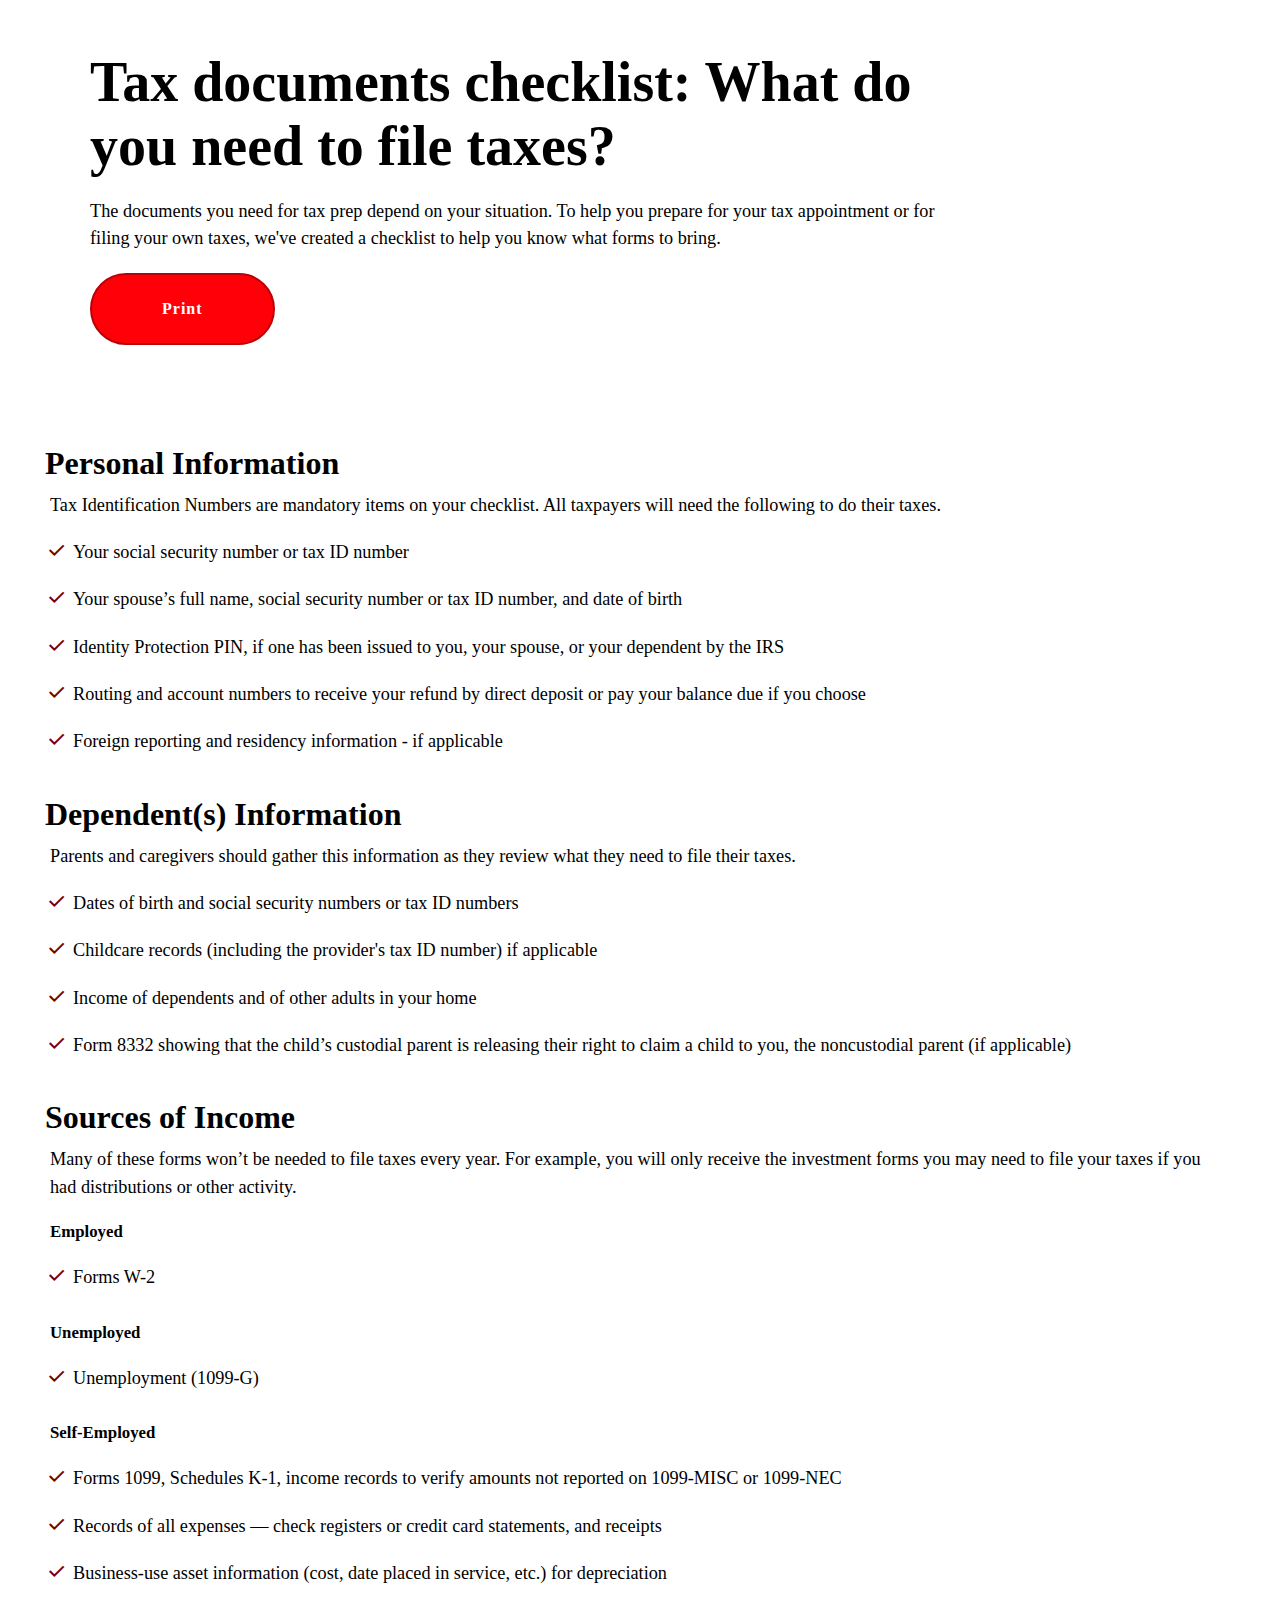
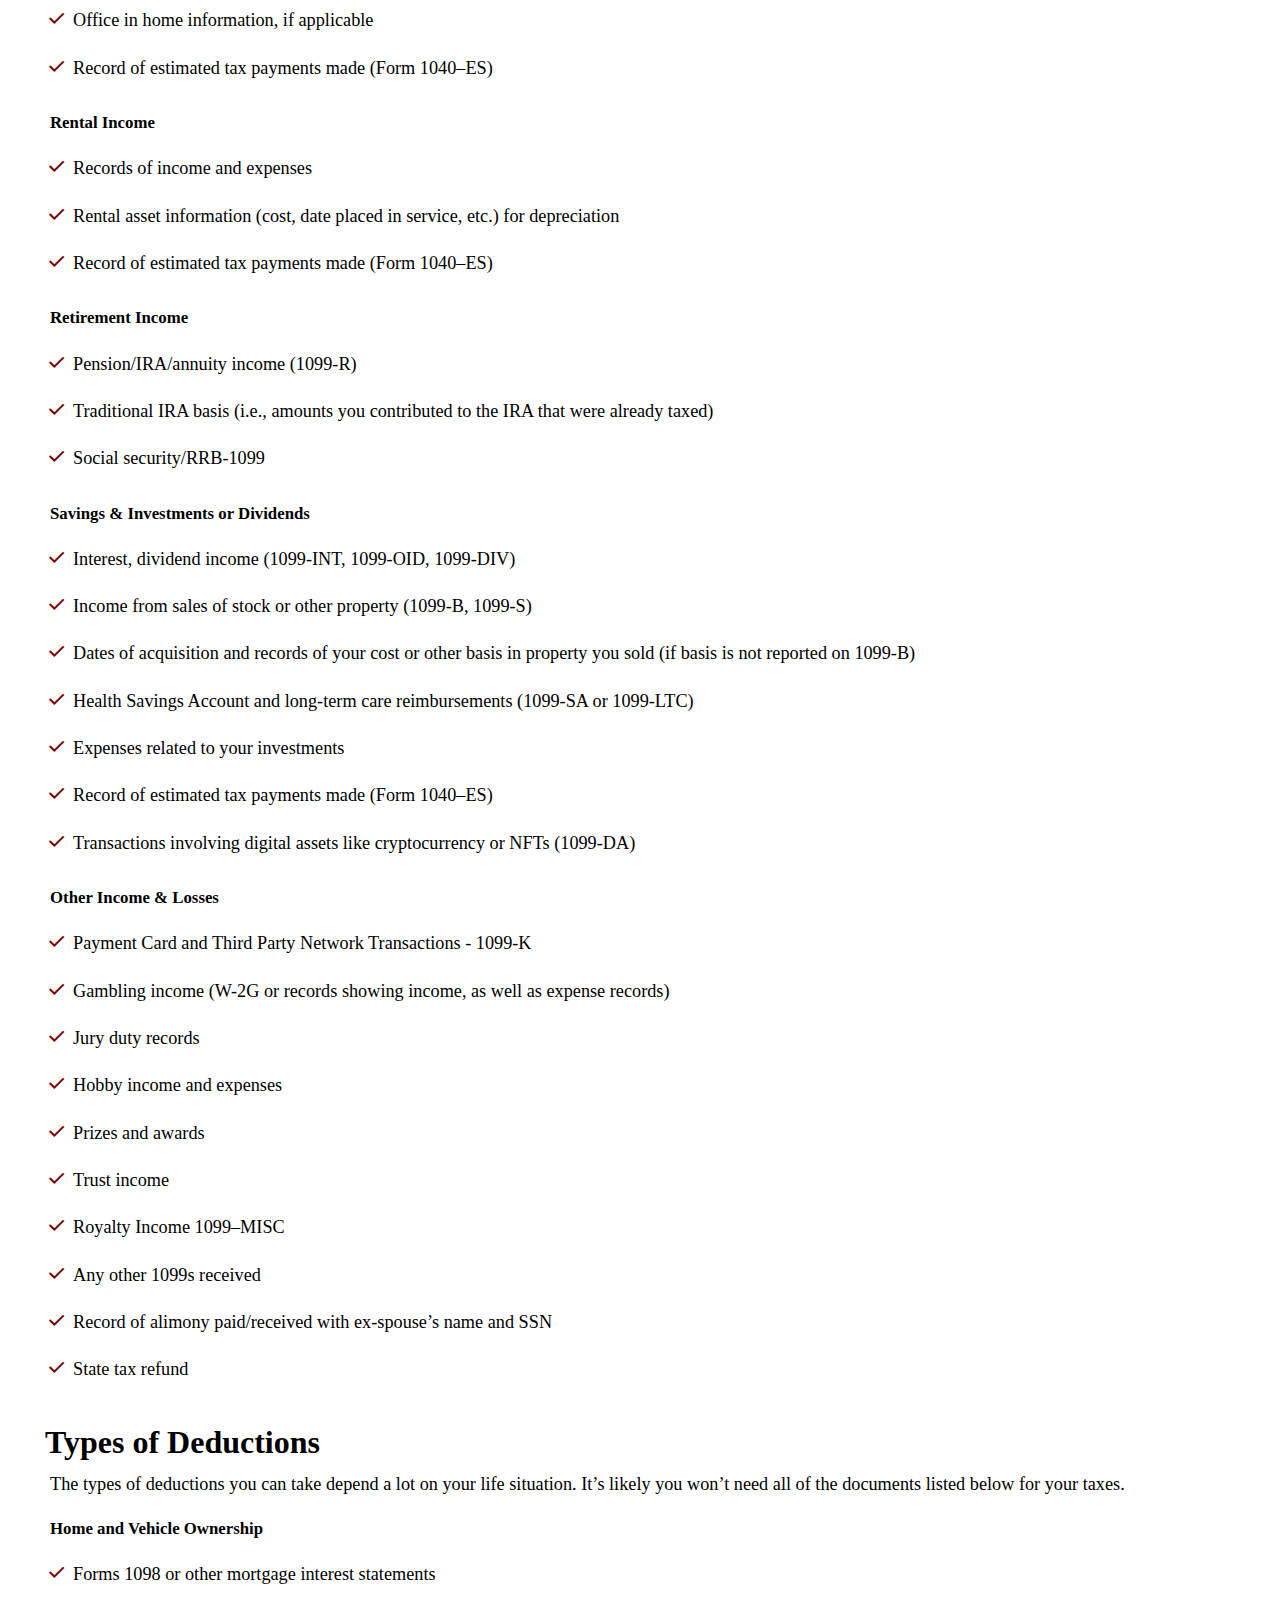
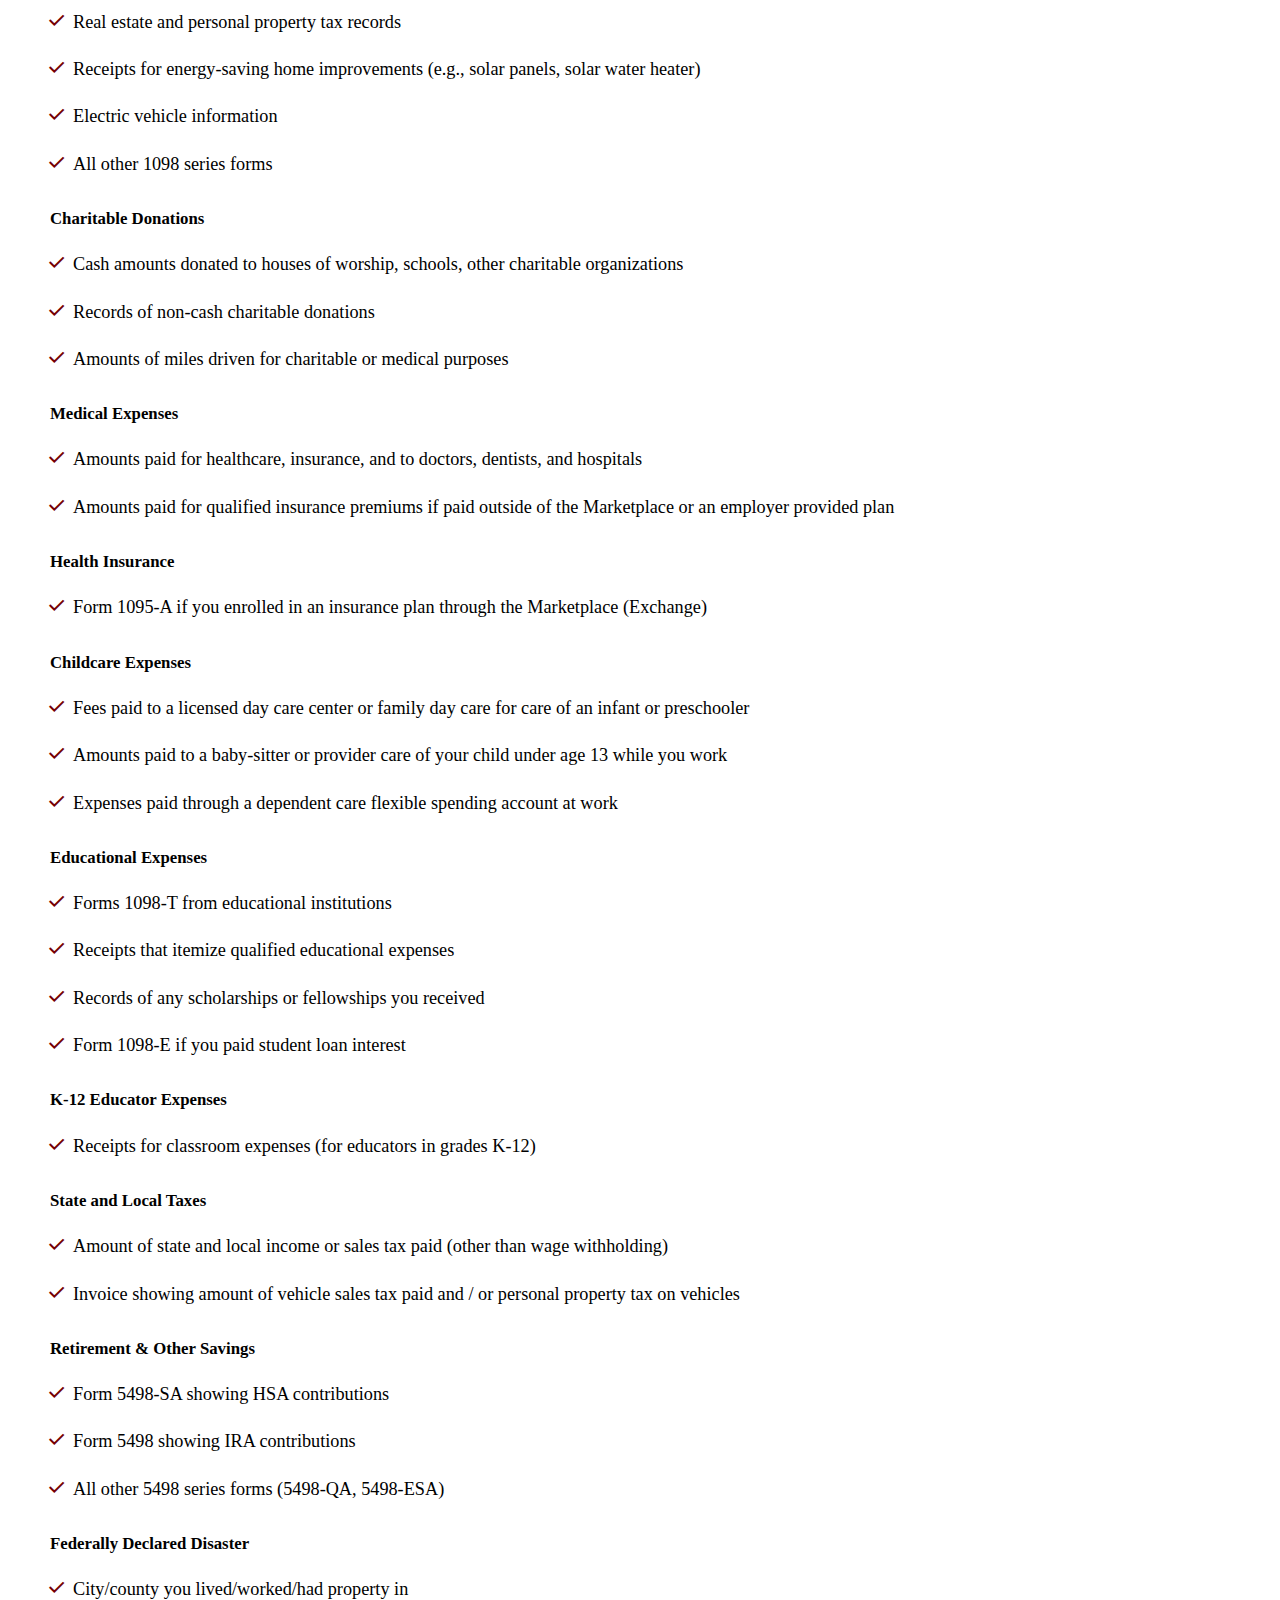
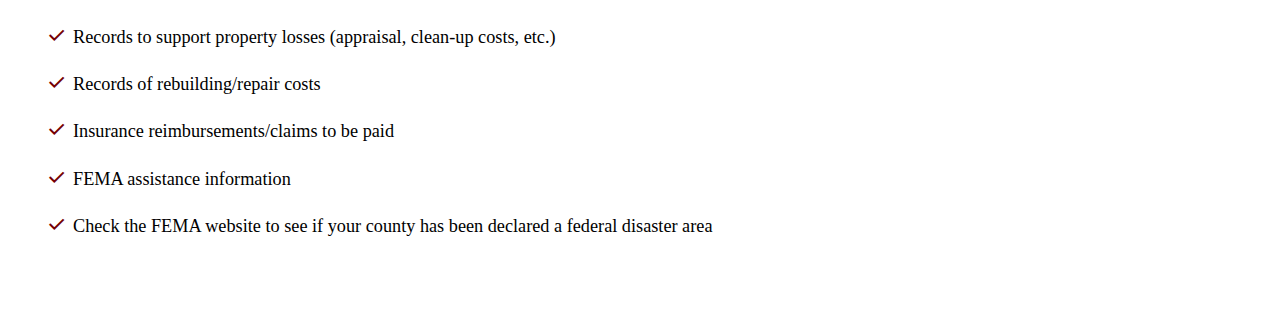
<file: what-do-i-need-to-file-taxes.html>
<!DOCTYPE html>
<html lang="en">
<head>
    <meta charset="UTF-8">
    <meta name="viewport" content="width=device-width, initial-scale=1.0">
    <title>Tax documents checklist</title>
    <link rel="stylesheet" href="https://fonts.googleapis.com/css2?family=Material+Symbols+Outlined:opsz,wght,FILL,GRAD@20..48,100..700,0..1,-50..200&icon_names=check" />
    <link rel="stylesheet" href="app.css">
</head>
<body>
    <div class="xpe container">

        <div class="xpe textJumbo">
            <p>Tax documents checklist: What do you need to file taxes?</p>
        </div>
        <div class="xpe xss textSmall">
            <p>The documents you need for tax prep depend on your situation. To help you prepare for your tax appointment or for filing your own taxes, we've created a checklist to help you know what forms to bring.</p>
        </div>

        <div class="xpe actionComponent mbt">
            <div class="actionPrimary">
                <button class="primaryBtn bgonmq" onclick="printDiv('pxx')">Print</button>
            </div>
        </div>

        <div class="pxx" id="pxx">
        <div class="xpe listContainer">
            <div class="textMedium">
                <p>Personal Information</p>
            </div>
            <div class="textSmall">
                <p>Tax Identification Numbers are mandatory items on your checklist. All taxpayers will need the following to do their taxes.</p>
            </div>
            <div class="liItem">
                <div class="liIcon"><span class="material-symbols-outlined">check</span></div>
                <div class="textSmall">Your social security number or tax ID number</div>
            </div>
            <div class="liItem">
                <div class="liIcon"><span class="material-symbols-outlined">check</span></div>
                <div class="textSmall">Your spouse’s full name, social security number or tax ID number, and date of birth</div>
            </div>
            <div class="liItem">
                <div class="liIcon"><span class="material-symbols-outlined">check</span></div>
                <div class="textSmall">Identity Protection PIN, if one has been issued to you, your spouse, or your dependent by the IRS</div>
            </div>
            <div class="liItem">
                <div class="liIcon"><span class="material-symbols-outlined">check</span></div>
                <div class="textSmall">Routing and account numbers to receive your refund by direct deposit or pay your balance due if you choose</div>
            </div>
            <div class="liItem">
                <div class="liIcon"><span class="material-symbols-outlined">check</span></div>
                <div class="textSmall">Foreign reporting and residency information - if applicable</div>
            </div>

        </div>

        <div class="listContainer">
            <div class="textMedium">
                <p>Dependent(s) Information</p>
            </div>
            <div class="textSmall">
                <p>Parents and caregivers should gather this information as they review what they need to file their taxes.</p>
            </div>
            <div class="liItem">
                <div class="liIcon"><span class="material-symbols-outlined">check</span></div>
                <div class="textSmall">Dates of birth and social security numbers or tax ID numbers</div>
            </div>
            <div class="liItem">
                <div class="liIcon"><span class="material-symbols-outlined">check</span></div>
                <div class="textSmall">Childcare records (including the provider's tax ID number) if applicable</div>
            </div>
            <div class="liItem">
                <div class="liIcon"><span class="material-symbols-outlined">check</span></div>
                <div class="textSmall">Income of dependents and of other adults in your home</div>
            </div>
            <div class="liItem">
                <div class="liIcon"><span class="material-symbols-outlined">check</span></div>
                <div class="textSmall">Form 8332 showing that the child’s custodial parent is releasing their right to claim a child to you, the noncustodial parent (if applicable)</div>
            </div>

        </div>

        <div class="listContainer">
            <div class="textMedium">
                <p>Sources of Income</p>
            </div>
            <div class="textSmall">
                <p>Many of these forms won’t be needed to file taxes every year. For example, you will only receive the investment forms you may need to file your taxes if you had distributions or other activity.</p>
            </div>
            <div class="subTxt">
                <p>Employed</p>
            </div>
            <div class="liItem">
                <div class="liIcon"><span class="material-symbols-outlined">check</span></div>
                <div class="textSmall">Forms W-2</div>
            </div>
            <div class="subTxt">
                <p>Unemployed</p>
            </div>
            <div class="liItem">
                <div class="liIcon"><span class="material-symbols-outlined">check</span></div>
                <div class="textSmall">Unemployment (1099-G)</div>
            </div>

            <div class="subTxt">
                <p>Self-Employed</p>
            </div>
            <div class="liItem">
                <div class="liIcon"><span class="material-symbols-outlined">check</span></div>
                <div class="textSmall">Forms 1099, Schedules K-1, income records to verify amounts not reported on 1099-MISC or 1099-NEC</div>
            </div>
            <div class="liItem">
                <div class="liIcon"><span class="material-symbols-outlined">check</span></div>
                <div class="textSmall">Records of all expenses — check registers or credit card statements, and receipts</div>
            </div>
            <div class="liItem">
                <div class="liIcon"><span class="material-symbols-outlined">check</span></div>
                <div class="textSmall">Business-use asset information (cost, date placed in service, etc.) for depreciation</div>
            </div>

            <div class="liItem">
                <div class="liIcon"><span class="material-symbols-outlined">check</span></div>
                <div class="textSmall">Office in home information, if applicable</div>
            </div>

            <div class="liItem">
                <div class="liIcon"><span class="material-symbols-outlined">check</span></div>
                <div class="textSmall">Record of estimated tax payments made (Form 1040–ES)</div>
            </div>


            <div class="subTxt">
                <p>Rental Income</p>
            </div>
            <div class="liItem">
                <div class="liIcon"><span class="material-symbols-outlined">check</span></div>
                <div class="textSmall">Records of income and expenses</div>
            </div>
            <div class="liItem">
                <div class="liIcon"><span class="material-symbols-outlined">check</span></div>
                <div class="textSmall">Rental asset information (cost, date placed in service, etc.) for depreciation</div>
            </div>
            <div class="liItem">
                <div class="liIcon"><span class="material-symbols-outlined">check</span></div>
                <div class="textSmall">Record of estimated tax payments made (Form 1040–ES)</div>
            </div>

            <div class="subTxt">
                <p>Retirement Income</p>
            </div>
            <div class="liItem">
                <div class="liIcon"><span class="material-symbols-outlined">check</span></div>
                <div class="textSmall">Pension/IRA/annuity income (1099-R)</div>
            </div>
            <div class="liItem">
                <div class="liIcon"><span class="material-symbols-outlined">check</span></div>
                <div class="textSmall">Traditional IRA basis (i.e., amounts you contributed to the IRA that were already taxed)</div>
            </div>
            <div class="liItem">
                <div class="liIcon"><span class="material-symbols-outlined">check</span></div>
                <div class="textSmall">Social security/RRB-1099</div>
            </div>


            <div class="subTxt">
                <p>Savings & Investments or Dividends</p>
            </div>
            <div class="liItem">
                <div class="liIcon"><span class="material-symbols-outlined">check</span></div>
                <div class="textSmall">Interest, dividend income (1099-INT, 1099-OID, 1099-DIV)</div>
            </div>
            <div class="liItem">
                <div class="liIcon"><span class="material-symbols-outlined">check</span></div>
                <div class="textSmall">Income from sales of stock or other property (1099-B, 1099-S)</div>
            </div>
            <div class="liItem">
                <div class="liIcon"><span class="material-symbols-outlined">check</span></div>
                <div class="textSmall">Dates of acquisition and records of your cost or other basis in property you sold (if basis is not reported on 1099-B)</div>
            </div>
            <div class="liItem">
                <div class="liIcon"><span class="material-symbols-outlined">check</span></div>
                <div class="textSmall">Health Savings Account and long-term care reimbursements (1099-SA or 1099-LTC)</div>
            </div>
            <div class="liItem">
                <div class="liIcon"><span class="material-symbols-outlined">check</span></div>
                <div class="textSmall">Expenses related to your investments</div>
            </div>
            <div class="liItem">
                <div class="liIcon"><span class="material-symbols-outlined">check</span></div>
                <div class="textSmall">Record of estimated tax payments made (Form 1040–ES)</div>
            </div>
            <div class="liItem">
                <div class="liIcon"><span class="material-symbols-outlined">check</span></div>
                <div class="textSmall">Transactions involving digital assets like cryptocurrency or NFTs (1099-DA)</div>
            </div>


            <div class="subTxt">
                <p>Other Income & Losses</p>
            </div>
            <div class="liItem">
                <div class="liIcon"><span class="material-symbols-outlined">check</span></div>
                <div class="textSmall">Payment Card and Third Party Network Transactions - 1099-K</div>
            </div>

            <div class="liItem">
                <div class="liIcon"><span class="material-symbols-outlined">check</span></div>
                <div class="textSmall">Gambling income (W-2G or records showing income, as well as expense records)</div>
            </div>
            <div class="liItem">
                <div class="liIcon"><span class="material-symbols-outlined">check</span></div>
                <div class="textSmall">Jury duty records</div>
            </div>
            <div class="liItem">
                <div class="liIcon"><span class="material-symbols-outlined">check</span></div>
                <div class="textSmall">Hobby income and expenses</div>
            </div>
            <div class="liItem">
                <div class="liIcon"><span class="material-symbols-outlined">check</span></div>
                <div class="textSmall">Prizes and awards</div>
            </div>
            <div class="liItem">
                <div class="liIcon"><span class="material-symbols-outlined">check</span></div>
                <div class="textSmall">Trust income</div>
            </div>
            <div class="liItem">
                <div class="liIcon"><span class="material-symbols-outlined">check</span></div>
                <div class="textSmall">Royalty Income 1099–MISC</div>
            </div>
            <div class="liItem">
                <div class="liIcon"><span class="material-symbols-outlined">check</span></div>
                <div class="textSmall">Any other 1099s received</div>
            </div>
            <div class="liItem">
                <div class="liIcon"><span class="material-symbols-outlined">check</span></div>
                <div class="textSmall">Record of alimony paid/received with ex-spouse’s name and SSN</div>
            </div>
            <div class="liItem">
                <div class="liIcon"><span class="material-symbols-outlined">check</span></div>
                <div class="textSmall">State tax refund</div>
            </div>



        </div>


        <div class="listContainer">
            <div class="textMedium">
                <p>Types of Deductions</p>
            </div>
            <div class="textSmall">
                <p>The types of deductions you can take depend a lot on your life situation. It’s likely you won’t need all of the documents listed below for your taxes.</p>
            </div>

            <div class="subTxt">
                <p>Home and Vehicle Ownership</p>
            </div>
            <div class="liItem">
                <div class="liIcon"><span class="material-symbols-outlined">check</span></div>
                <div class="textSmall">Forms 1098 or other mortgage interest statements</div>
            </div>
            <div class="liItem">
                <div class="liIcon"><span class="material-symbols-outlined">check</span></div>
                <div class="textSmall">Real estate and personal property tax records</div>
            </div>
            <div class="liItem">
                <div class="liIcon"><span class="material-symbols-outlined">check</span></div>
                <div class="textSmall">Receipts for energy-saving home improvements (e.g., solar panels, solar water heater)</div>
            </div>
            <div class="liItem">
                <div class="liIcon"><span class="material-symbols-outlined">check</span></div>
                <div class="textSmall">Electric vehicle information</div>
            </div>
            <div class="liItem">
                <div class="liIcon"><span class="material-symbols-outlined">check</span></div>
                <div class="textSmall">All other 1098 series forms</div>
            </div>


            <div class="subTxt">
                <p>Charitable Donations</p>
            </div>
            <div class="liItem">
                <div class="liIcon"><span class="material-symbols-outlined">check</span></div>
                <div class="textSmall">Cash amounts donated to houses of worship, schools, other charitable organizations</div>
            </div>
            <div class="liItem">
                <div class="liIcon"><span class="material-symbols-outlined">check</span></div>
                <div class="textSmall">Records of non-cash charitable donations</div>
            </div>
            <div class="liItem">
                <div class="liIcon"><span class="material-symbols-outlined">check</span></div>
                <div class="textSmall">Amounts of miles driven for charitable or medical purposes</div>
            </div>


            <div class="subTxt">
                <p>Medical Expenses</p>
            </div>
            <div class="liItem">
                <div class="liIcon"><span class="material-symbols-outlined">check</span></div>
                <div class="textSmall">Amounts paid for healthcare, insurance, and to doctors, dentists, and hospitals</div>
            </div>
            <div class="liItem">
                <div class="liIcon"><span class="material-symbols-outlined">check</span></div>
                <div class="textSmall">Amounts paid for qualified insurance premiums if paid outside of the Marketplace or an employer provided plan</div>
            </div>



            <div class="subTxt">
                <p>Health Insurance</p>
            </div>
            <div class="liItem">
                <div class="liIcon"><span class="material-symbols-outlined">check</span></div>
                <div class="textSmall">Form 1095-A if you enrolled in an insurance plan through the Marketplace (Exchange)</div>
            </div>

            
            <div class="subTxt">
                <p>Childcare Expenses</p>
            </div>
            <div class="liItem">
                <div class="liIcon"><span class="material-symbols-outlined">check</span></div>
                <div class="textSmall">Fees paid to a licensed day care center or family day care for care of an infant or preschooler</div>
            </div>
            <div class="liItem">
                <div class="liIcon"><span class="material-symbols-outlined">check</span></div>
                <div class="textSmall">Amounts paid to a baby-sitter or provider care of your child under age 13 while you work</div>
            </div>
            <div class="liItem">
                <div class="liIcon"><span class="material-symbols-outlined">check</span></div>
                <div class="textSmall">Expenses paid through a dependent care flexible spending account at work</div>
            </div>


            <div class="subTxt">
                <p>Educational Expenses</p>
            </div>
            <div class="liItem">
                <div class="liIcon"><span class="material-symbols-outlined">check</span></div>
                <div class="textSmall">Forms 1098-T from educational institutions</div>
            </div>
            <div class="liItem">
                <div class="liIcon"><span class="material-symbols-outlined">check</span></div>
                <div class="textSmall">Receipts that itemize qualified educational expenses</div>
            </div>
            <div class="liItem">
                <div class="liIcon"><span class="material-symbols-outlined">check</span></div>
                <div class="textSmall">Records of any scholarships or fellowships you received</div>
            </div>
            <div class="liItem">
                <div class="liIcon"><span class="material-symbols-outlined">check</span></div>
                <div class="textSmall">Form 1098-E if you paid student loan interest</div>
            </div>

            <div class="subTxt">
                <p>K-12 Educator Expenses</p>
            </div>
            <div class="liItem">
                <div class="liIcon"><span class="material-symbols-outlined">check</span></div>
                <div class="textSmall">Receipts for classroom expenses (for educators in grades K-12)</div>
            </div>


            <div class="subTxt">
                <p>State and Local Taxes</p>
            </div>
            <div class="liItem">
                <div class="liIcon"><span class="material-symbols-outlined">check</span></div>
                <div class="textSmall">Amount of state and local income or sales tax paid (other than wage withholding)</div>
            </div>
            <div class="liItem">
                <div class="liIcon"><span class="material-symbols-outlined">check</span></div>
                <div class="textSmall">Invoice showing amount of vehicle sales tax paid and / or personal property tax on vehicles</div>
            </div>

            <div class="subTxt">
                <p>Retirement & Other Savings</p>
            </div>
            <div class="liItem">
                <div class="liIcon"><span class="material-symbols-outlined">check</span></div>
                <div class="textSmall">Form 5498-SA showing HSA contributions</div>
            </div>
            <div class="liItem">
                <div class="liIcon"><span class="material-symbols-outlined">check</span></div>
                <div class="textSmall">Form 5498 showing IRA contributions</div>
            </div>
            <div class="liItem">
                <div class="liIcon"><span class="material-symbols-outlined">check</span></div>
                <div class="textSmall">All other 5498 series forms (5498-QA, 5498-ESA)</div>
            </div>

            <div class="subTxt">
                <p>Federally Declared Disaster</p>
            </div>
            <div class="liItem">
                <div class="liIcon"><span class="material-symbols-outlined">check</span></div>
                <div class="textSmall">City/county you lived/worked/had property in</div>
            </div>
            <div class="liItem">
                <div class="liIcon"><span class="material-symbols-outlined">check</span></div>
                <div class="textSmall">Records to support property losses (appraisal, clean-up costs, etc.)</div>
            </div>
            <div class="liItem">
                <div class="liIcon"><span class="material-symbols-outlined">check</span></div>
                <div class="textSmall">Records of rebuilding/repair costs</div>
            </div>
            <div class="liItem">
                <div class="liIcon"><span class="material-symbols-outlined">check</span></div>
                <div class="textSmall">Insurance reimbursements/claims to be paid</div>
            </div>
            <div class="liItem">
                <div class="liIcon"><span class="material-symbols-outlined">check</span></div>
                <div class="textSmall">FEMA assistance information</div>
            </div>
            <div class="liItem">
                <div class="liIcon"><span class="material-symbols-outlined">check</span></div>
                <div class="textSmall">Check the FEMA website to see if your county has been declared a federal disaster area</div>
            </div>





        </div>

    </div>


    </div>


    <script src="pfun.js"></script>
</body>
</html>
</file>
<file: app.css>
@import url(https://db.onlinewebfonts.com/c/d20eb52d29d9f6d56c1c8fc0eefc560e?family=Graphik-Bold);
@import url(https://db.onlinewebfonts.com/c/076550ba1f35c1eeb75f430fee2bb6a9?family=Graphik-Regular);

@import url('https://fonts.cdnfonts.com/css/mont');

*{
    margin: 0;
    padding: 0;
}
body{
    background: #fff;
    font-family: sans-serif;
}
.a{
    font-family: "Graphik-Bold";
}
.b{
    font-family: "Graphik-Regular";
}
.container,.xpecon{
    display: flex;
    flex-direction: column;
    margin: 20px;
}
.xpecon{
    display: flex;
    z-index: 99;
    margin: 10px;
}
.xpecon{
    display: none;
}
.fxpe{
    margin-top: 40px !important;
}
.topLabel{
    font-family: "Graphik-Regular";

    font-size: 0.7rem;
    padding: 5px 8px;
    letter-spacing: 1px;
    font-weight: 600;
    font-family: "Mont";
    font-weight: 600;
    background: #00E95C;
    background: #BB0007;
    color: #fff;
    border-radius: 5px;
    width: fit-content;
}
.textJumbo{
    margin: 10px 0;
    font-size: 2.7rem;
    color: #003512;
    font-family: "Graphik-Bold";
    font-family: "Mont";
    font-weight: 900;
    color: #000000;
}
.lix{
    height: 17px;
    width: 17px;
    display: block;
    background: transparent;
    border: 2px solid #222;
    position: relative;
    top: 13px !important;
    border-radius: 4px;
}
.textMedJumbo{
    margin: 10px 0;
    font-size: 1.7rem;
    color: #003512;
    font-family: "Graphik-Regular";
    font-weight: 900;
    -webkit-text-stroke-width: 0.6px;
  -webkit-text-stroke-color: black;
  letter-spacing: 1px;
    
}
.textMedJumbo.fxpe{
    font-size: 1.8rem;
}
.textSmall{
    font-size: 1rem;
    font-family: "Graphik-Regular";
    font-weight: 400;
    font-family: "Mont";
    font-weight: 200;
    margin: 10px 5px;
    line-height: 1.5;
}
.subTxt{
    font-size: 0.9rem;
    font-family: "Graphik-Regular";
    font-weight: 600;
    margin: 18px 5px 10px 5px;
    line-height: 1.5;
    color: #750004;
    color: #000;
}
.textMedium{
    font-family: "Graphik-Bold";
    font-family: "Mont";
    font-weight: 900;
    font-size: 1.3rem;
    color: #003512;
    color: #750004;
    color: #000;
    
}
.actionComponent{
    margin: 15px 0;
    display: flex;
    flex-direction: column;
    gap: 15px;
}
.actionPrimary .primaryBtn,.actionSecondary .secondaryBtn,.bgonmq{
    font-family: "Graphik-Regular";
    width: 100%;
    outline: none;
    font-weight: 600;
    font-size: 1rem;
    letter-spacing: 1px;
    padding: 20px 10px;
    border: none;
    color: #fff;
    border: 2px solid rgb(0, 93, 31);
    background: rgb(0, 93, 31);
    background: #FF0009;
    border: 2px solid #BB0007;
    border-radius: 50px;
    cursor: pointer;
}
.actionSecondary .secondaryBtn{
    background: #fff;
    color: rgb(0, 93, 31);
    color: #750004;
}
.actionSecondary .secondaryBtn:hover{
  background: #ffe8e8;
}
.actionPrimary .primaryBtn:hover{
  background: #af0006;
}
a{
    all: unset;
}
.mbt{
    margin-bottom: 50px;
}
.listContainer{
    margin: 30px 5px;
}
.liItem{
    display: flex;
    align-items: flex-start;
}
.liIcon{
    color: rgb(0, 93, 31);
    color: #750004;
    position: relative;
    top: 10px;
}
.liIcon span{
    font-size: 1.46rem;
}
.dpx{
    margin: 10px !important;
  }
  .opts.optsg{
    display: grid;
    grid-template-columns: repeat(2, 1fr); /* 2 per row */
    gap: 2px;
  }
  .op.opg{
    display: flex;
    flex-direction: column;
    align-items: center;
    text-align: center;
    gap: 10px;
    justify-content: space-between;
  }
@media screen and (min-width: 768px) {
    /* Your styles here */
    .container{
        margin: 40px;
    }
    .textJumbo{
        font-size: 3.5rem;
    }
    .textSmall{
        font-size: 1.14rem;
    }
    .actionComponent{
        display: flex;
        flex-direction: row;
    }
    .actionPrimary .primaryBtn,.actionSecondary .secondaryBtn{
        padding: 20px 40px;
    }
    .bgonmq{
        padding: 25px 70px !important;
    }
    .textMedium{
        font-size: 2rem;
    }
    .listContainer{
        margin: 30px 5px;
    }
    .subTxt{
        font-size: 1.05rem;
    }
    .topbar{
        width: 100%;
    }
    .qs{
        margin: 10px 70px;
        text-align: center;
    }
    .opts{
        margin: 10px 10px;
        width: 100%;
        max-width: 500px;
    }
    .dpx{
        margin: 10px 40px !important;
        width: 100%;
        max-width: 500px;
    }
    .opts.optsg{
        display: grid;
        grid-template-columns: repeat(4, 1fr); /* 2 per row */
        gap: 2px;
      }
      .op.opg{
        display: flex;
        flex-direction: column;
        align-items: center;
        text-align: center;
        gap: 10px;
        justify-content: space-between;
        width: 100px;
      }
      .fxpe{
        font-size: 2.5rem !important;
      }
      .fxpes{
        width: 100%;
      }
      .fxpe,.fxpes{
        text-align: center !important;
      }
      .xpecfl{
        align-items: center !important;
        justify-content: center;
        text-align: center !important;
      }
      .fxpembtn{
        display: flex;
        align-items: center;
        width: 100%;
        justify-content: center;
      }
      

  }

  @media screen and (min-width: 991px){
    .hme.container{
        display: flex;
        align-items: center;
        justify-content: center;
        
    }
    .hme.textJumbo{
        text-align: center;
        max-width: 900px;
    }
    .hme.textSmall{
        text-align: center !important;
        margin: 10px 100px;
        max-width: 700px;
    }
    .xpecfl.fxpes p{
        align-items: center !important;
        justify-content: center;
        text-align: center !important;
      }
      .xpecfl.xpe.xss.textSmall{
        color: red !important;
        max-width: none !important;
        width: none !important;
        align-items: center !important;
        justify-content: center;
        text-align: center !important;
      }
  }
  @media screen and (min-width: 1199px){
    .xpe.textJumbo{
        max-width: 900px;
        margin: 10px 50px;
    }
    .xpe.textSmall{
        max-width: 700px;
        margin: 10px 50px;
    }
    .xpe.xss.textSmall{
        max-width: 850px;
    }
    .xpe.actionComponent{
        margin: 10px 50px;
    }
    .mbt{
        margin-bottom: 70px !important;
    }
    .jpe .listContainer{
        margin: 0px 0px;
    }
    .xpecfl.xpe.xss.textSmall.fxpes{
        color: red !important;
        max-width: 100% !important;
        width: 100% !important;
        align-items: center !important;
        justify-content: center !important;
        text-align: center !important;
      }
  }

  .overlay{
    margin: 0;
    padding: 0;
    position: absolute;
    top: 0;
    bottom: 0;
    left: 0;
    right: 0;
    height: 100vh;
    width: 100vw;
    z-index: 85;
    overflow: hidden;
    background: #ffffff;
  }
.overlay{
    display: none;
}

  .boxcontainer{
    margin: 10px;
    padding: 10px;
    height: 95%;
    overflow: scroll;
  }
  .topbar{
    display: flex;
    align-items: center;
    justify-content: space-around;
  }
  .contitle{
    font-family: "Graphik-Regular";
    font-size: 0.8rem;
    font-weight: 600;
  }
  .lay1,.lay2,.lay3,.lay4{
    display: flex;
    flex-direction: column;
    align-items: center;
    height: 95vh;
    justify-content: space-between;
  }
  .lay1{
    z-index: 86;
    display: none;
  }
  .lay2{
    position: absolute;
    top: 20px;
    width: 100vw;
    overflow-y: scroll;
    left: 0;
    background: #ffffff;
  }
  .lay2 .q{
    margin: 20px;
  }
  .lay2{
    display: none;
    z-index: 87;
  }
  .lay3{
    display: none;
  }
  .lay4{
    display: none;
  }
  .lay1{
    display: flex;
  }
  .ifss{
    font-size: 1.2rem !important;
  }
  .ic img{
    height: 24px;
  }
  .qs{
    margin-top: auto;
  }
  .opts{
    display: flex;
    flex-direction: column;
    gap: 5px;
    margin-bottom: auto;
  }


  .op{
    display: flex;
    align-items: center;
    justify-content: space-between;
    font-family: "Graphik-Regular";
    font-weight: 600;
    margin: 5px 10px;
    padding: 30px 25px;
    border: 2px solid rgb(187, 187, 187);
    border-radius: 20px;
  }
  .op.opg{
    padding: 25px 10px;
    font-size: 0.9rem;
    border: 2px solid rgb(222, 222, 222);
  }
  .op.xvis{
    border: 2px solid #005d1f;
    border: 2px solid #750004;
  }

  .qs.l3qs{
    margin: 40px 0 0 0 !important;
  }
  .backchev.l1bc{
    opacity: 0;
  }
  .topbar,.opts,.qs,.dpx{
    width: 90%;
  }

  /* .overlay{
    display: block;
  }
  .lay1{
    display: none;
  }
  .xpecon{
    display: flex;
  } */
   .op{
    cursor: pointer;
   }
   .topbar{
    cursor: pointer;
   }

   .hide-hycon .hycon {
    display: none !important;
}
/* .liItem.hycon{
  display: none;
} */
</file>
